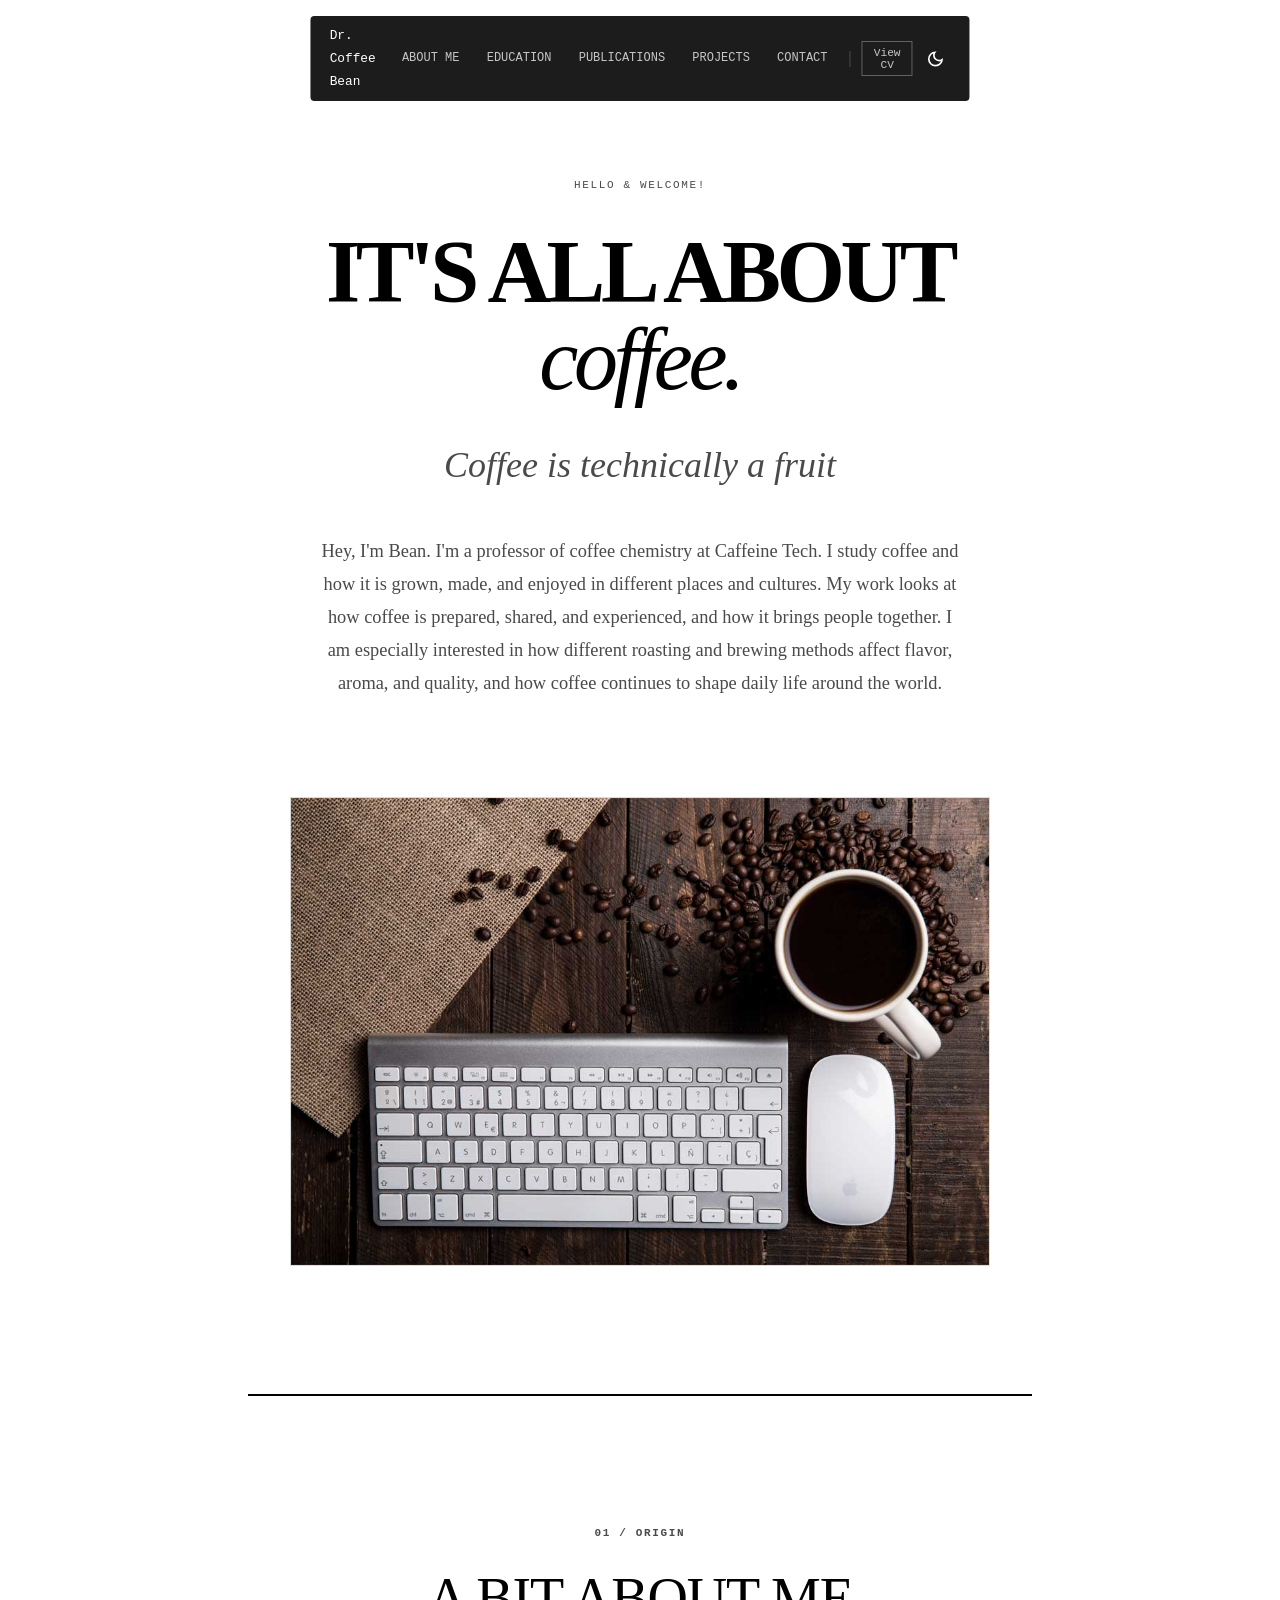
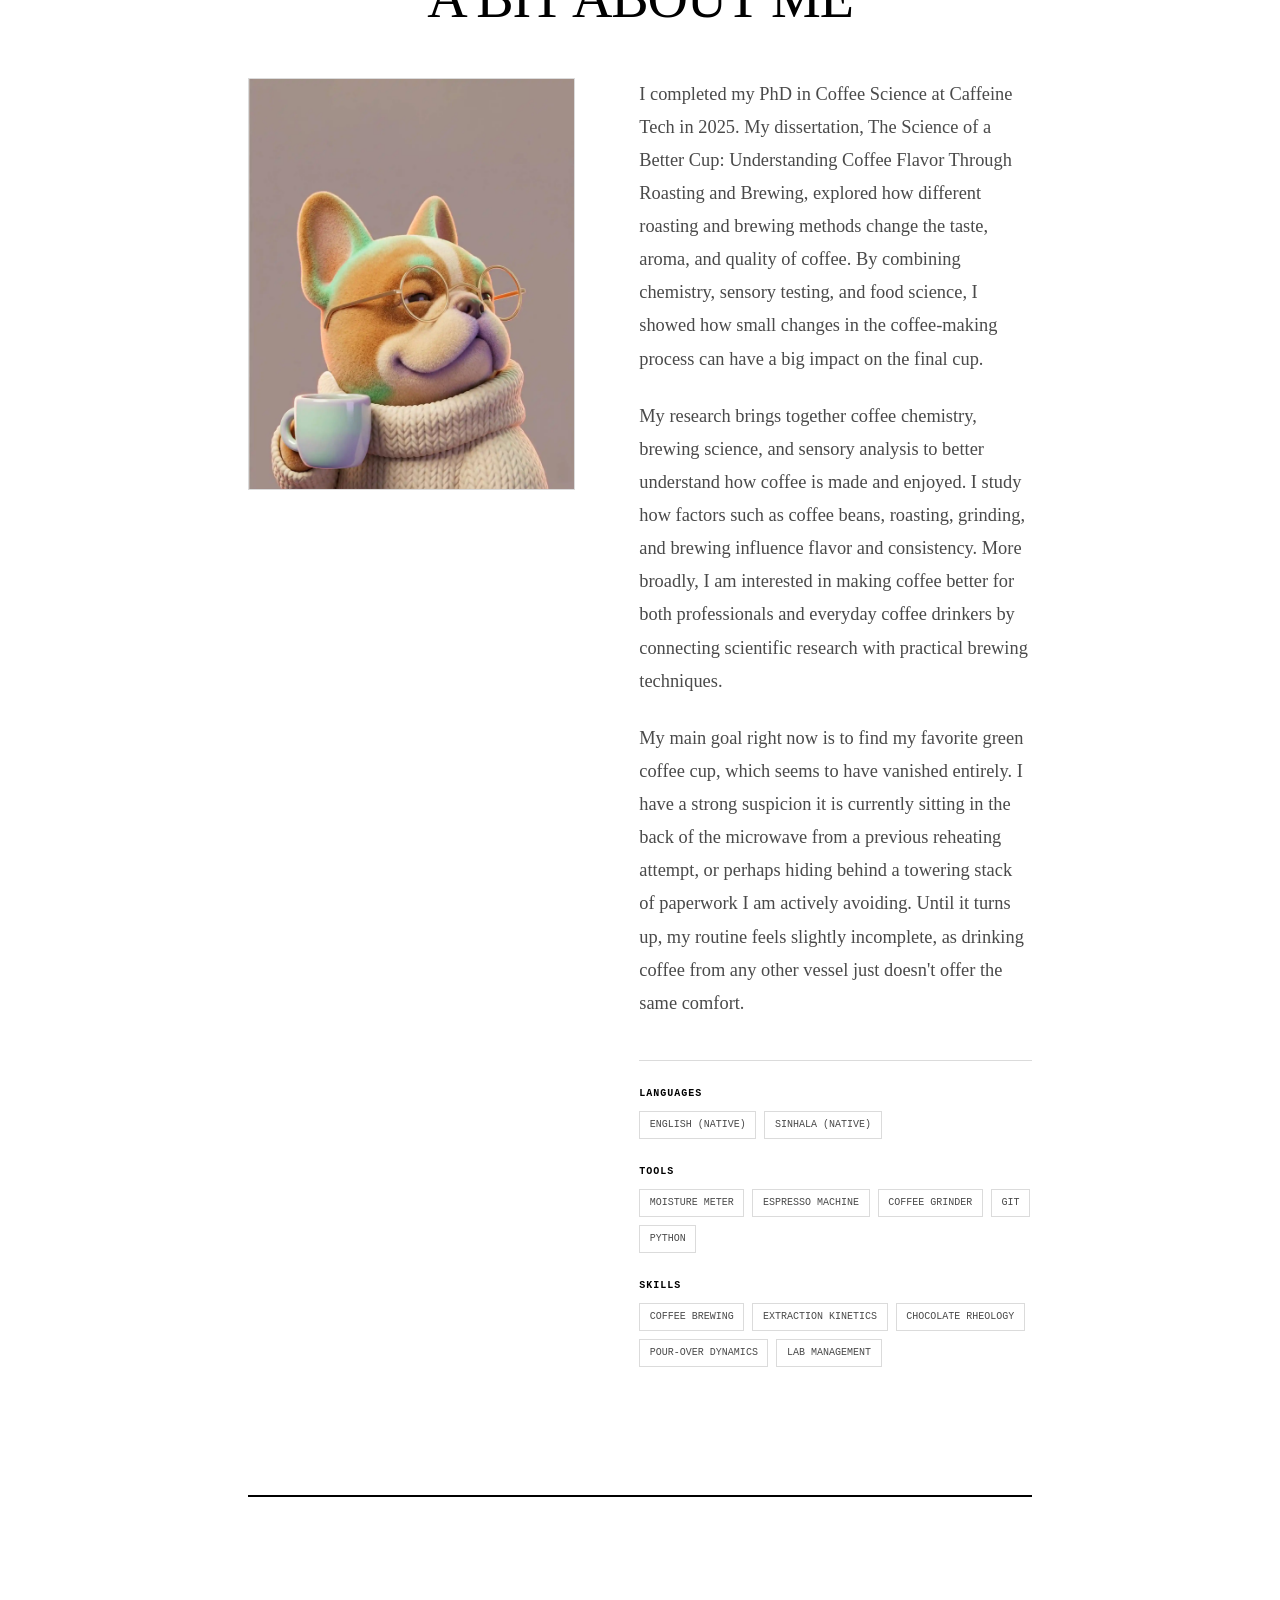
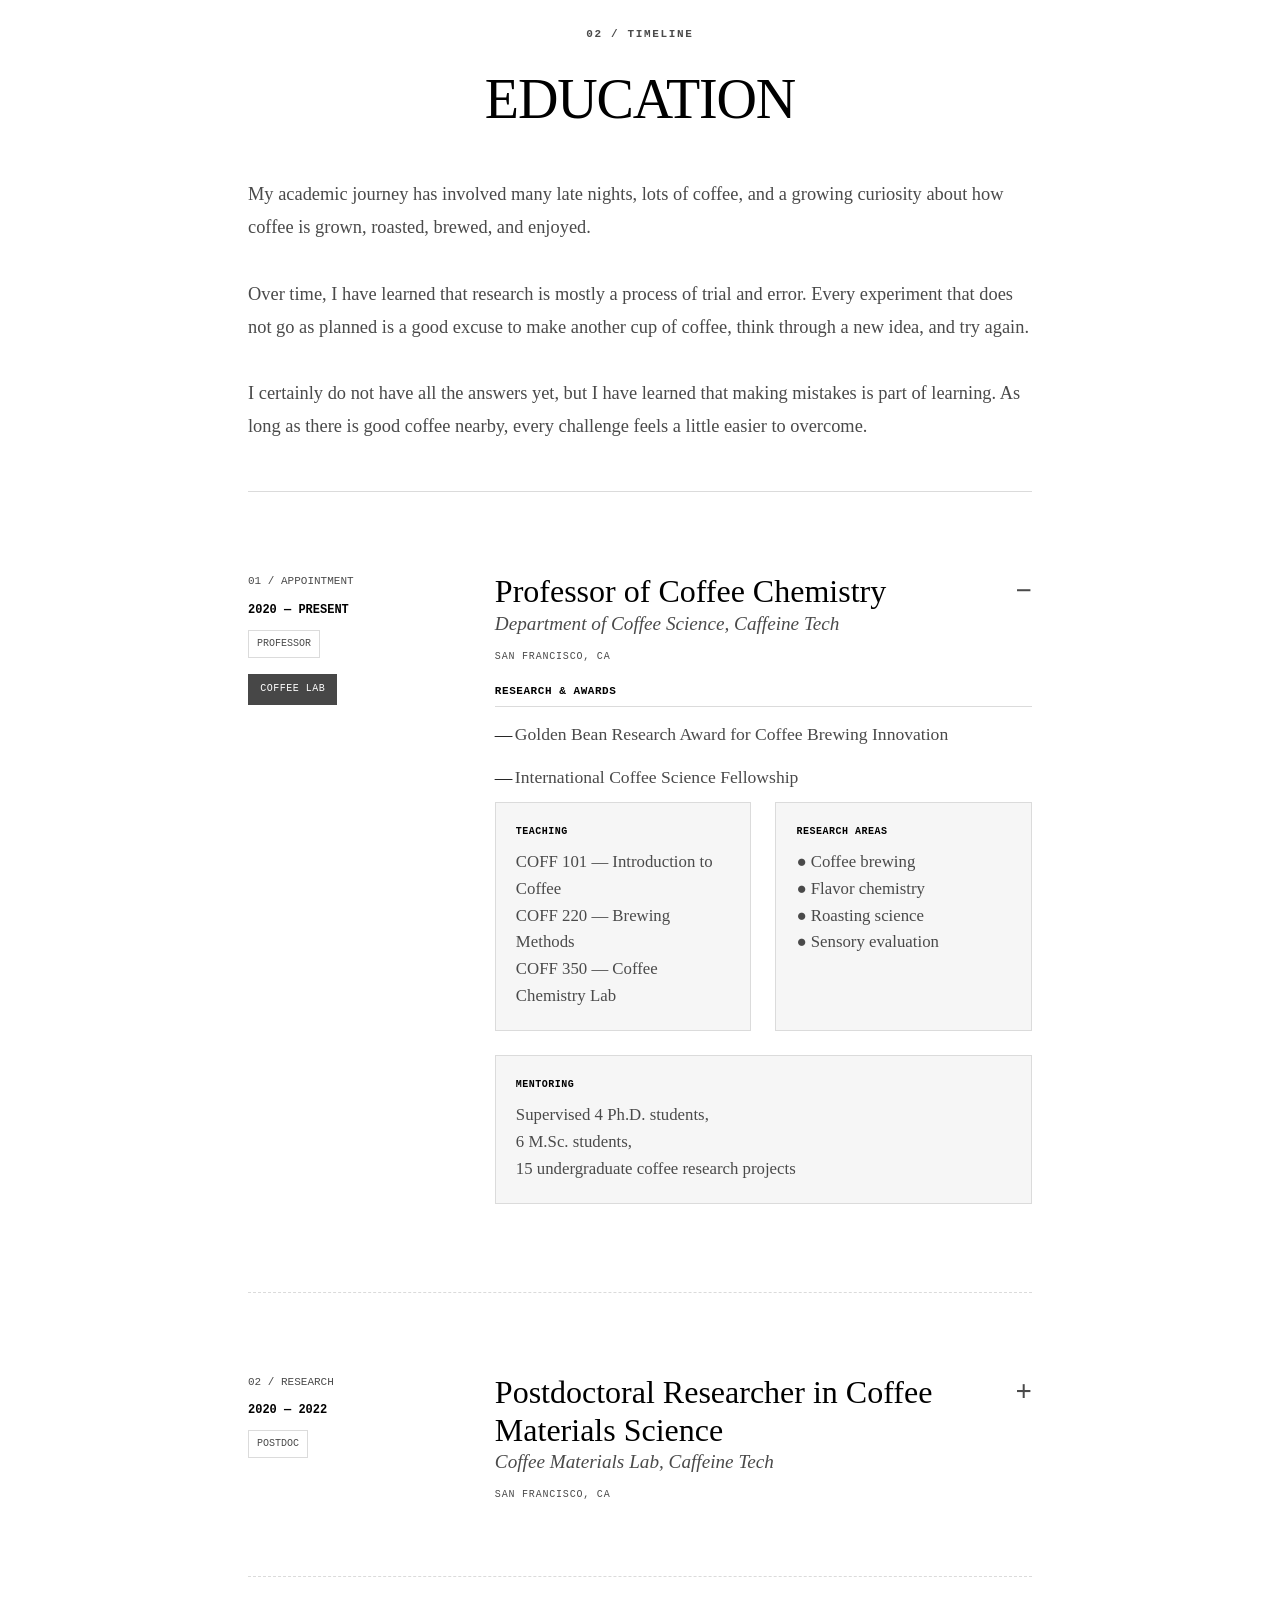
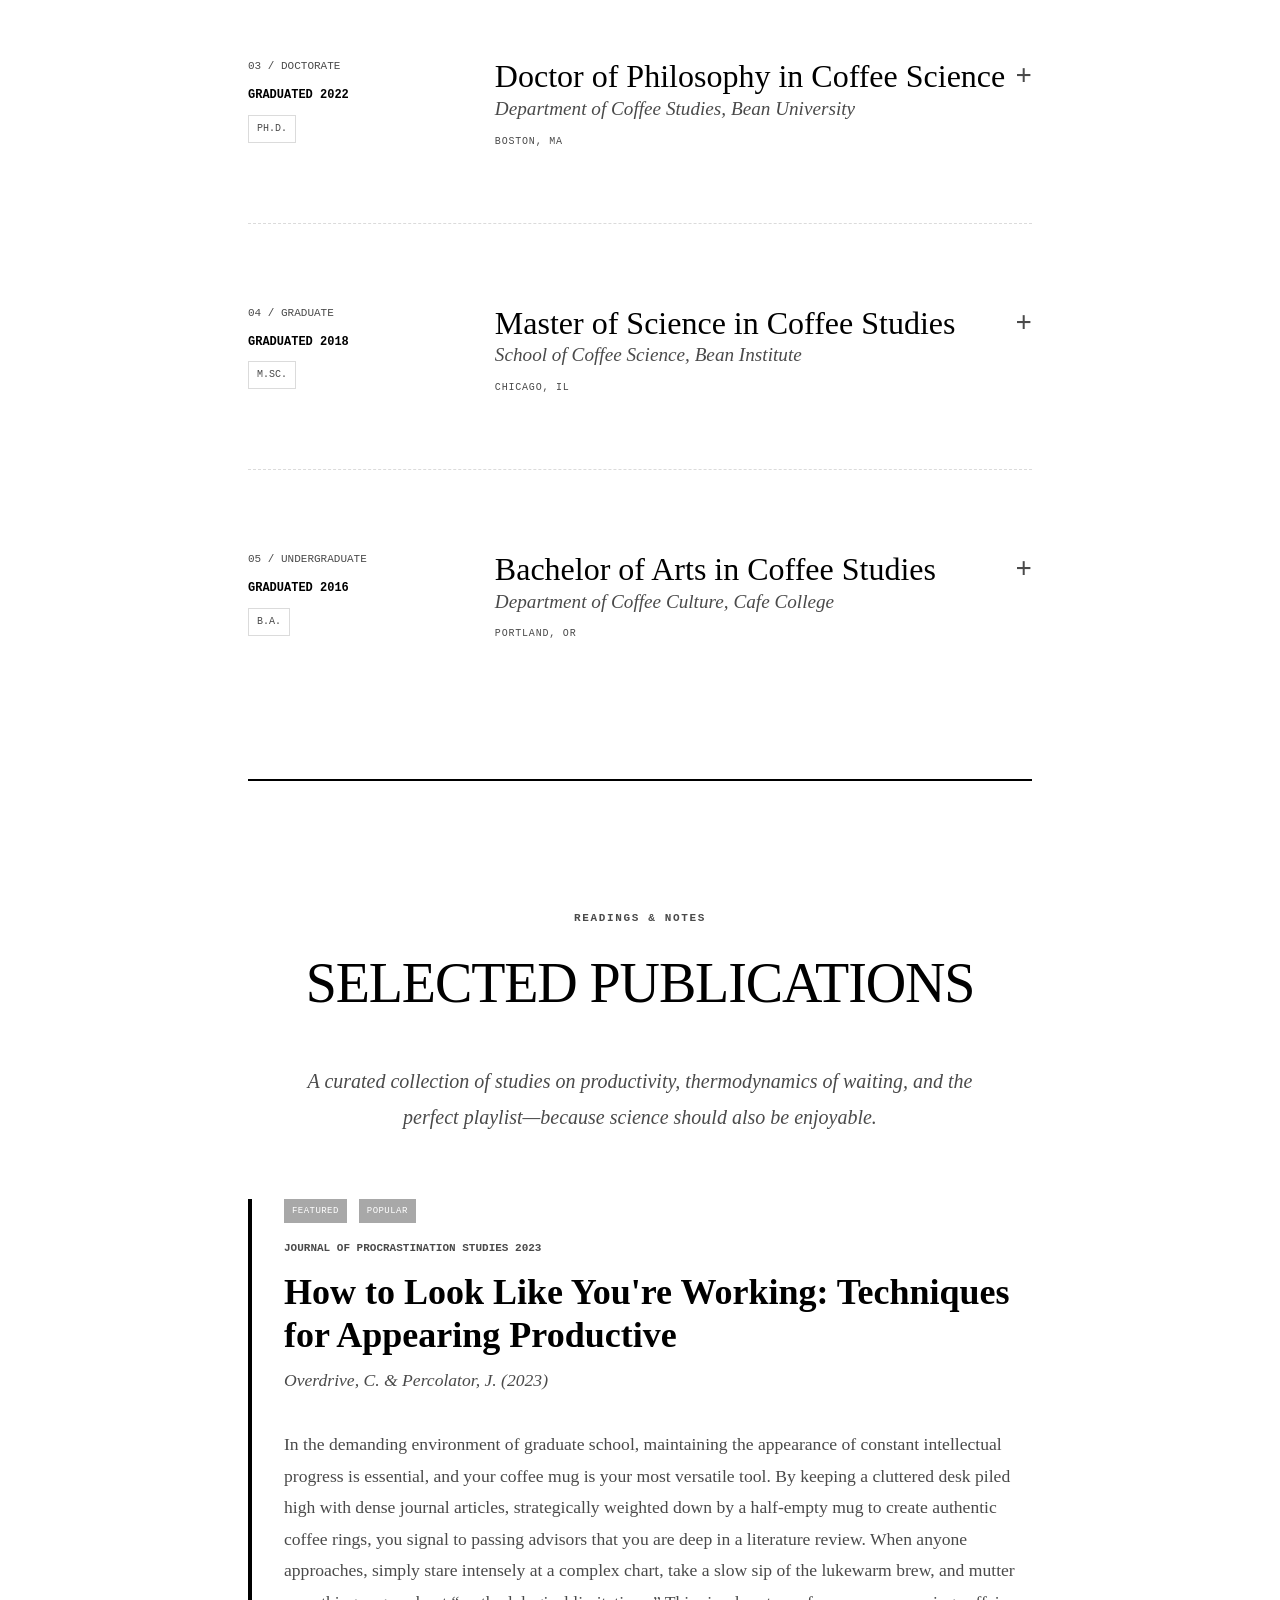
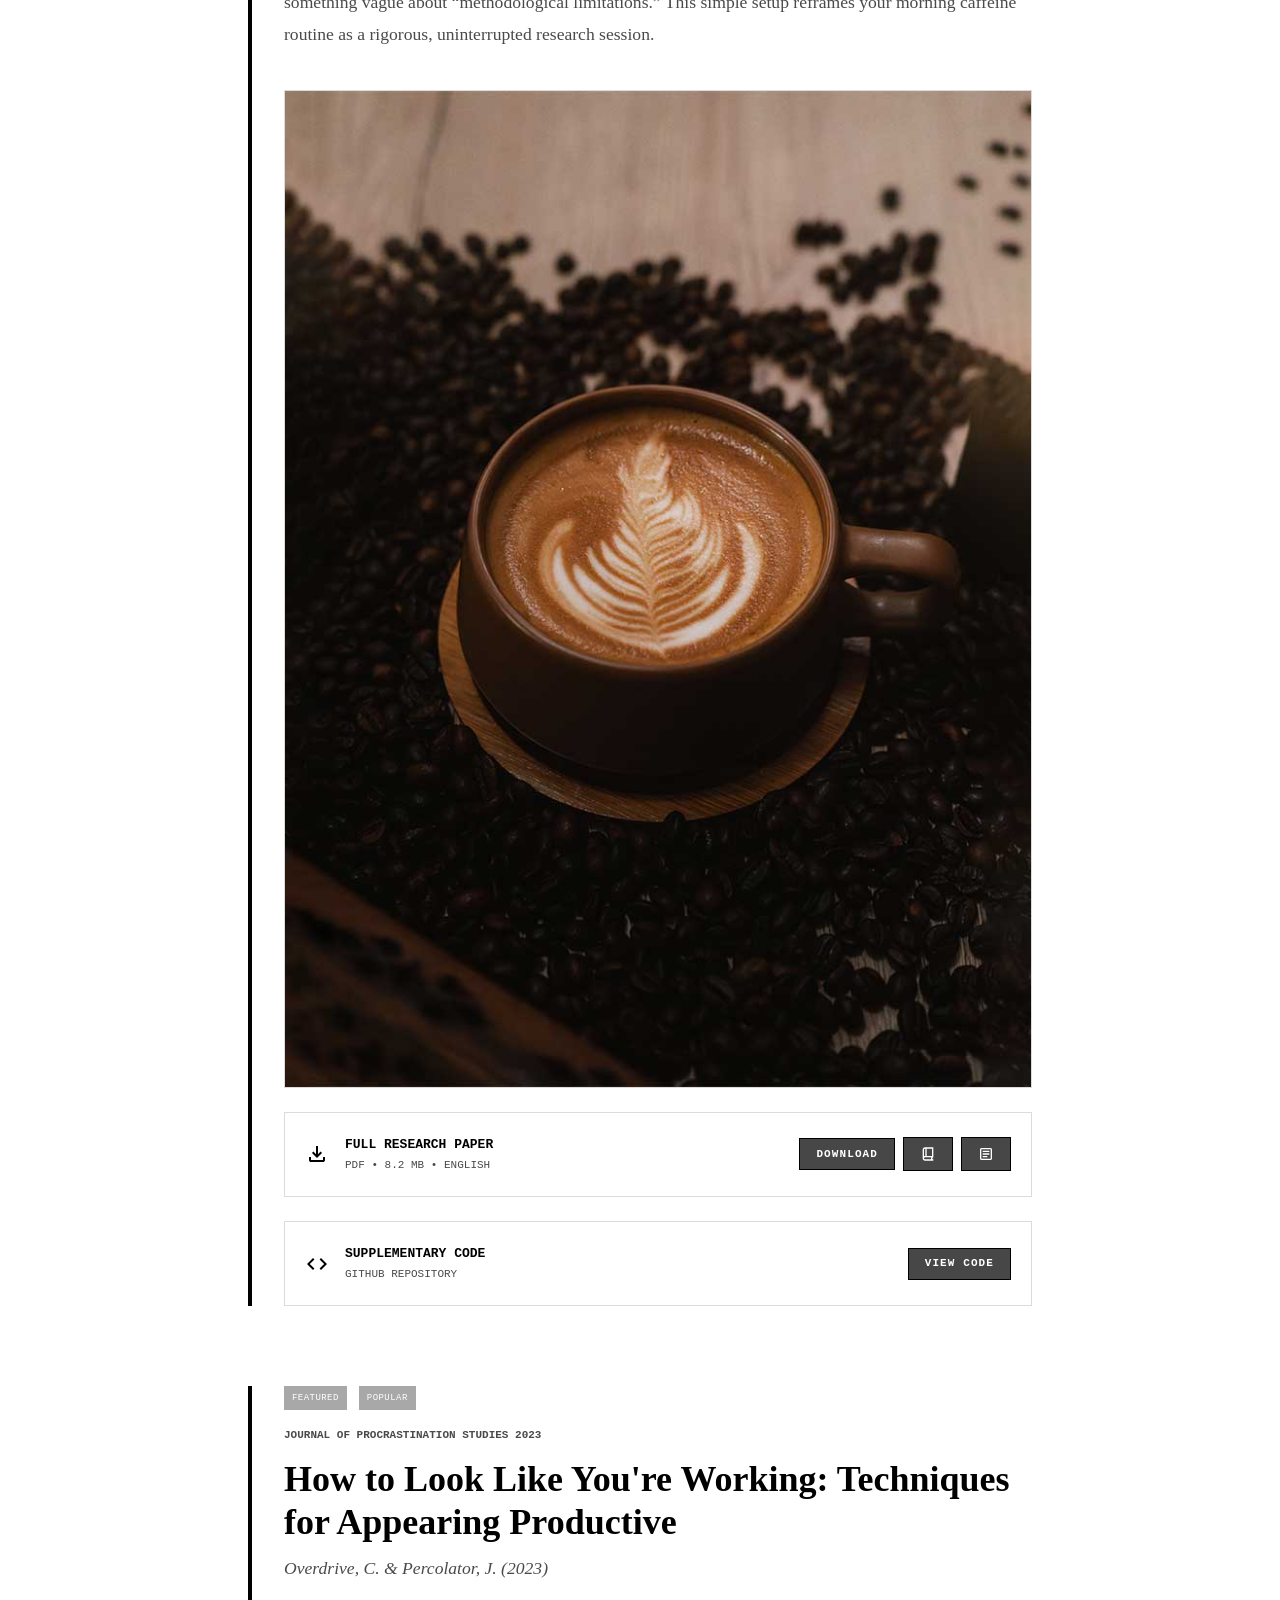
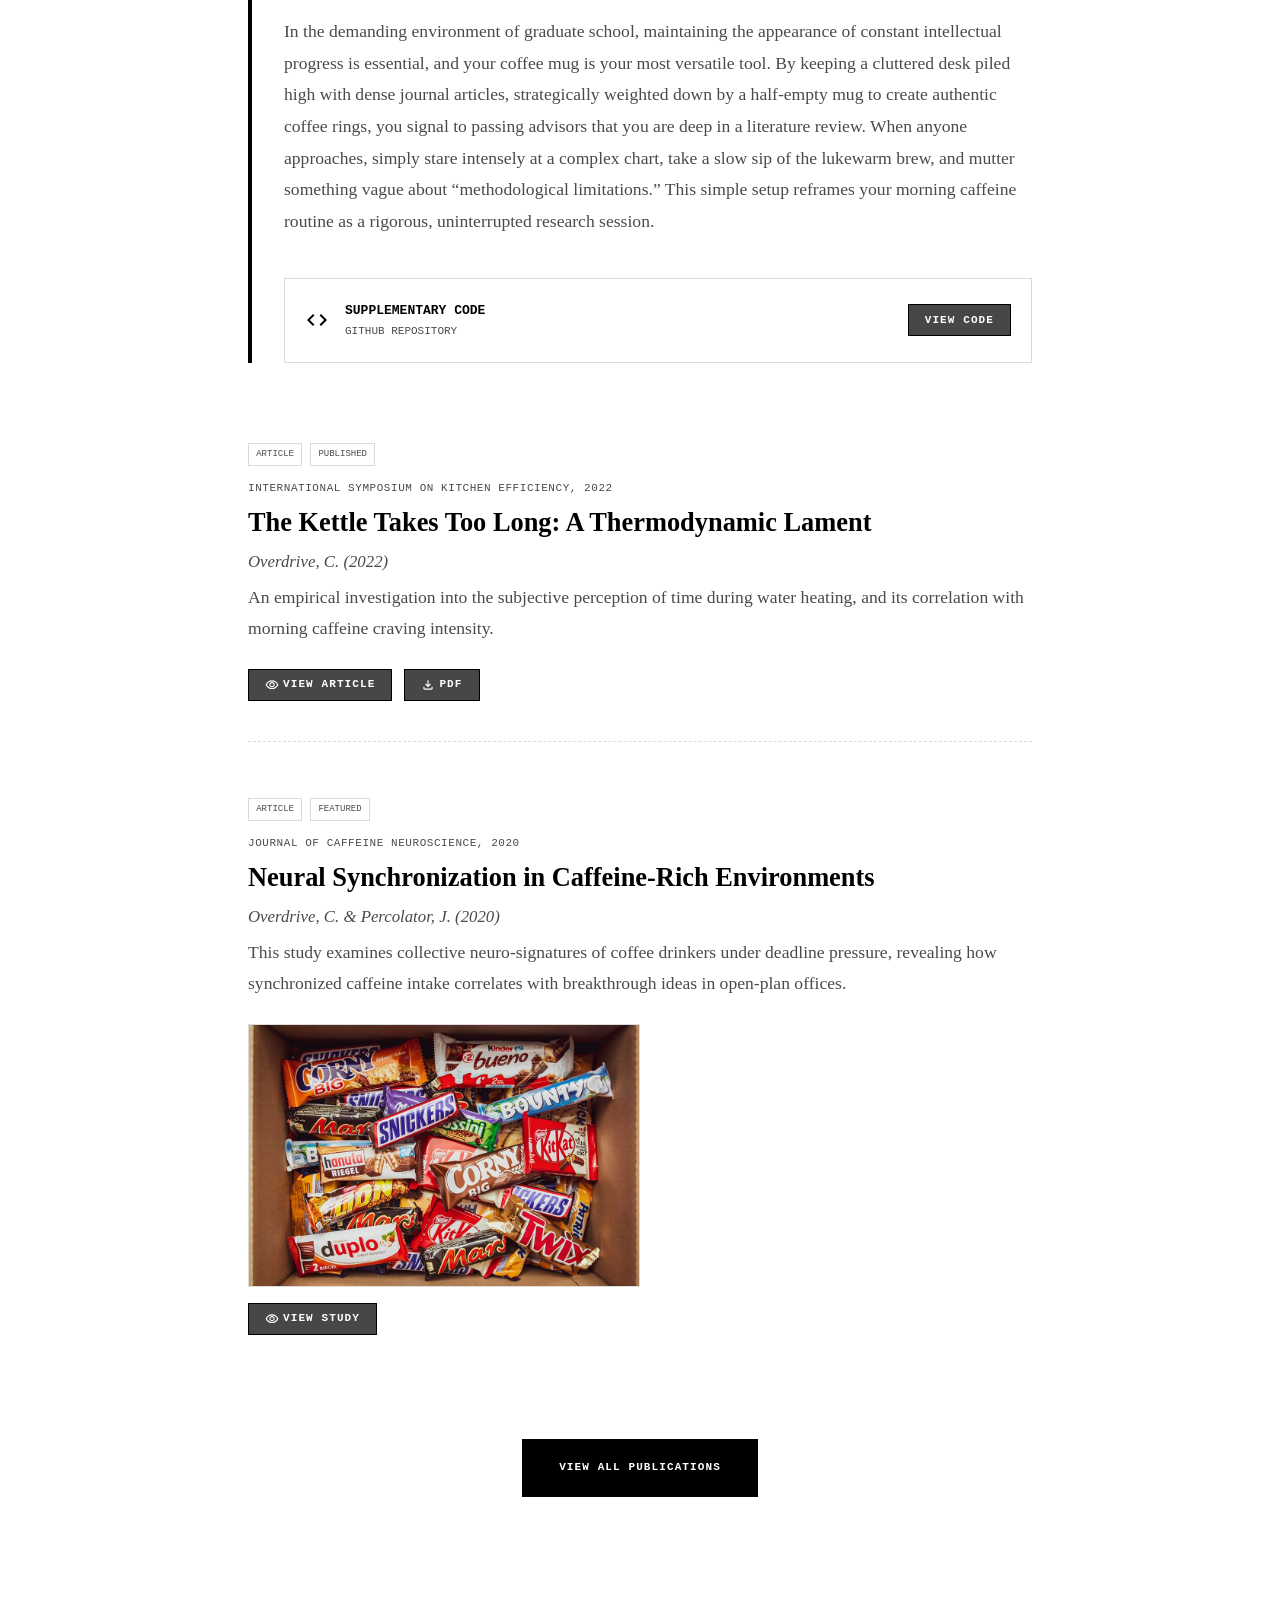
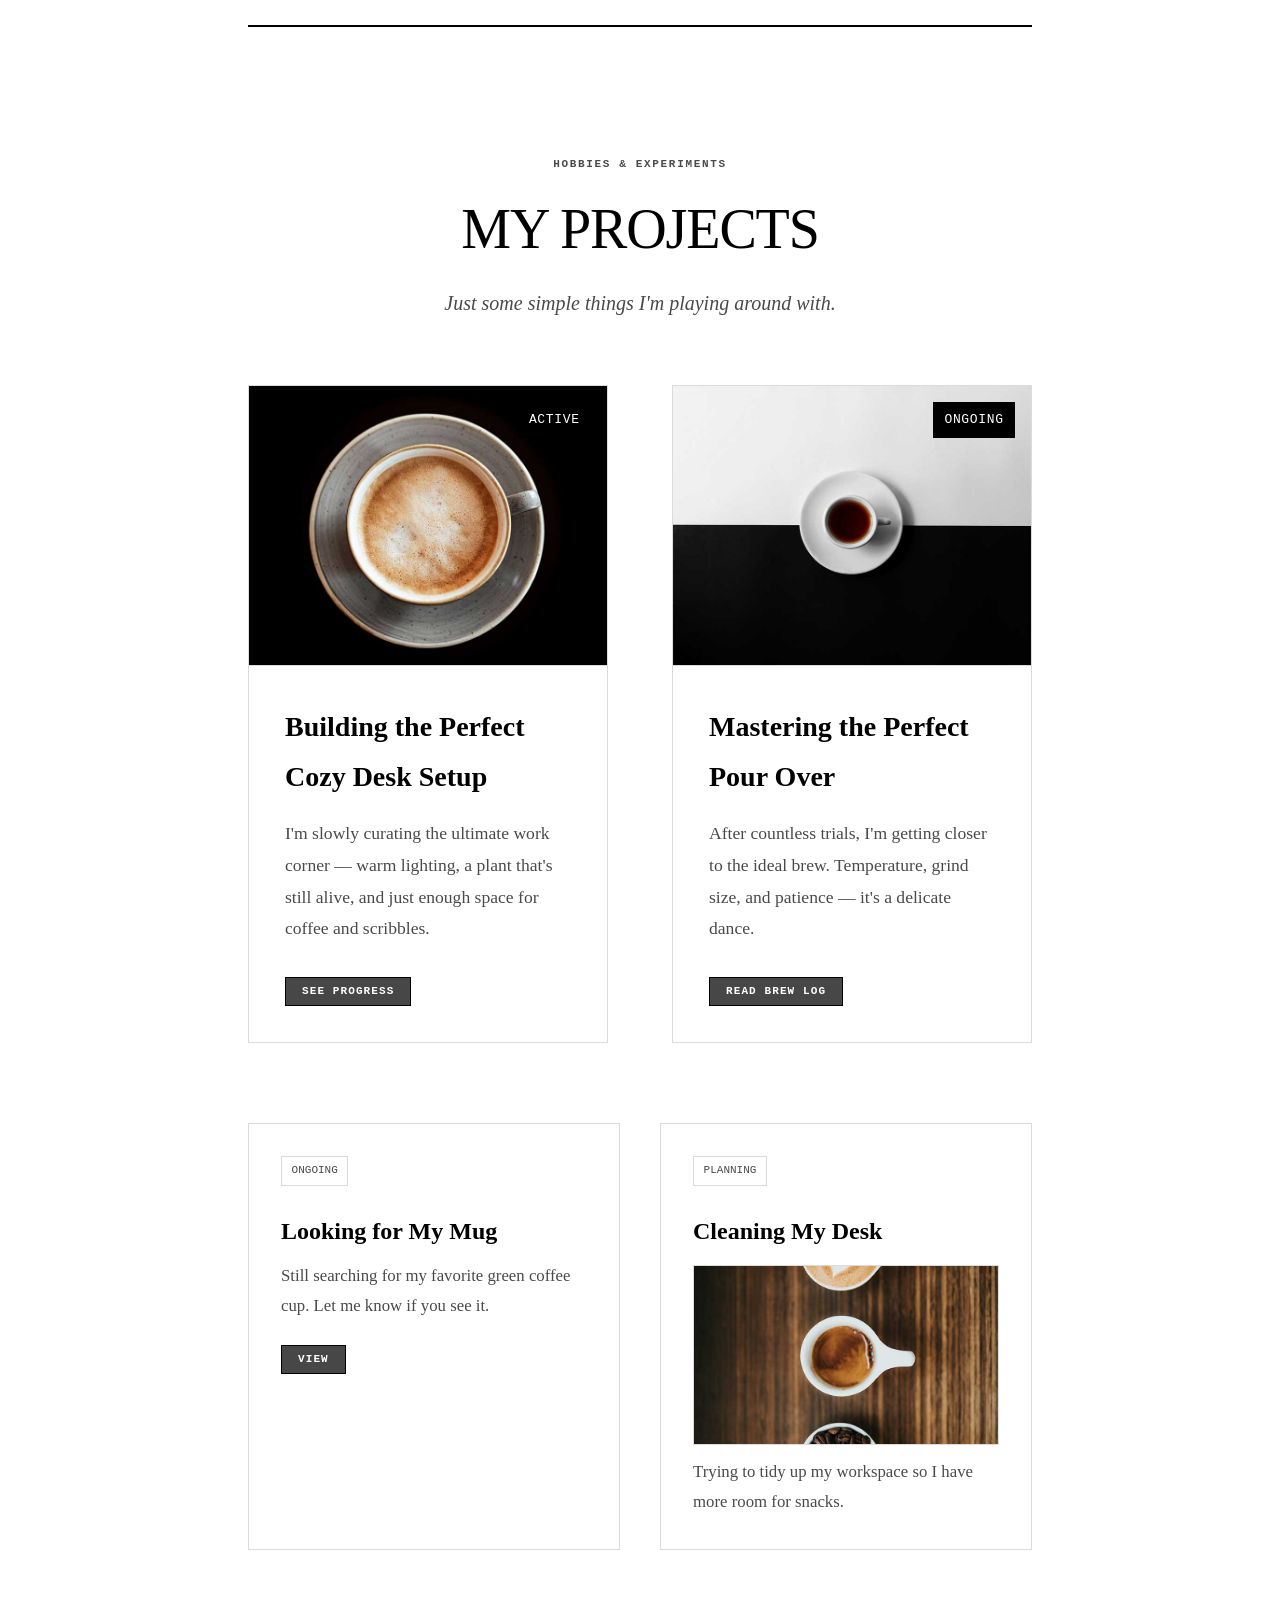
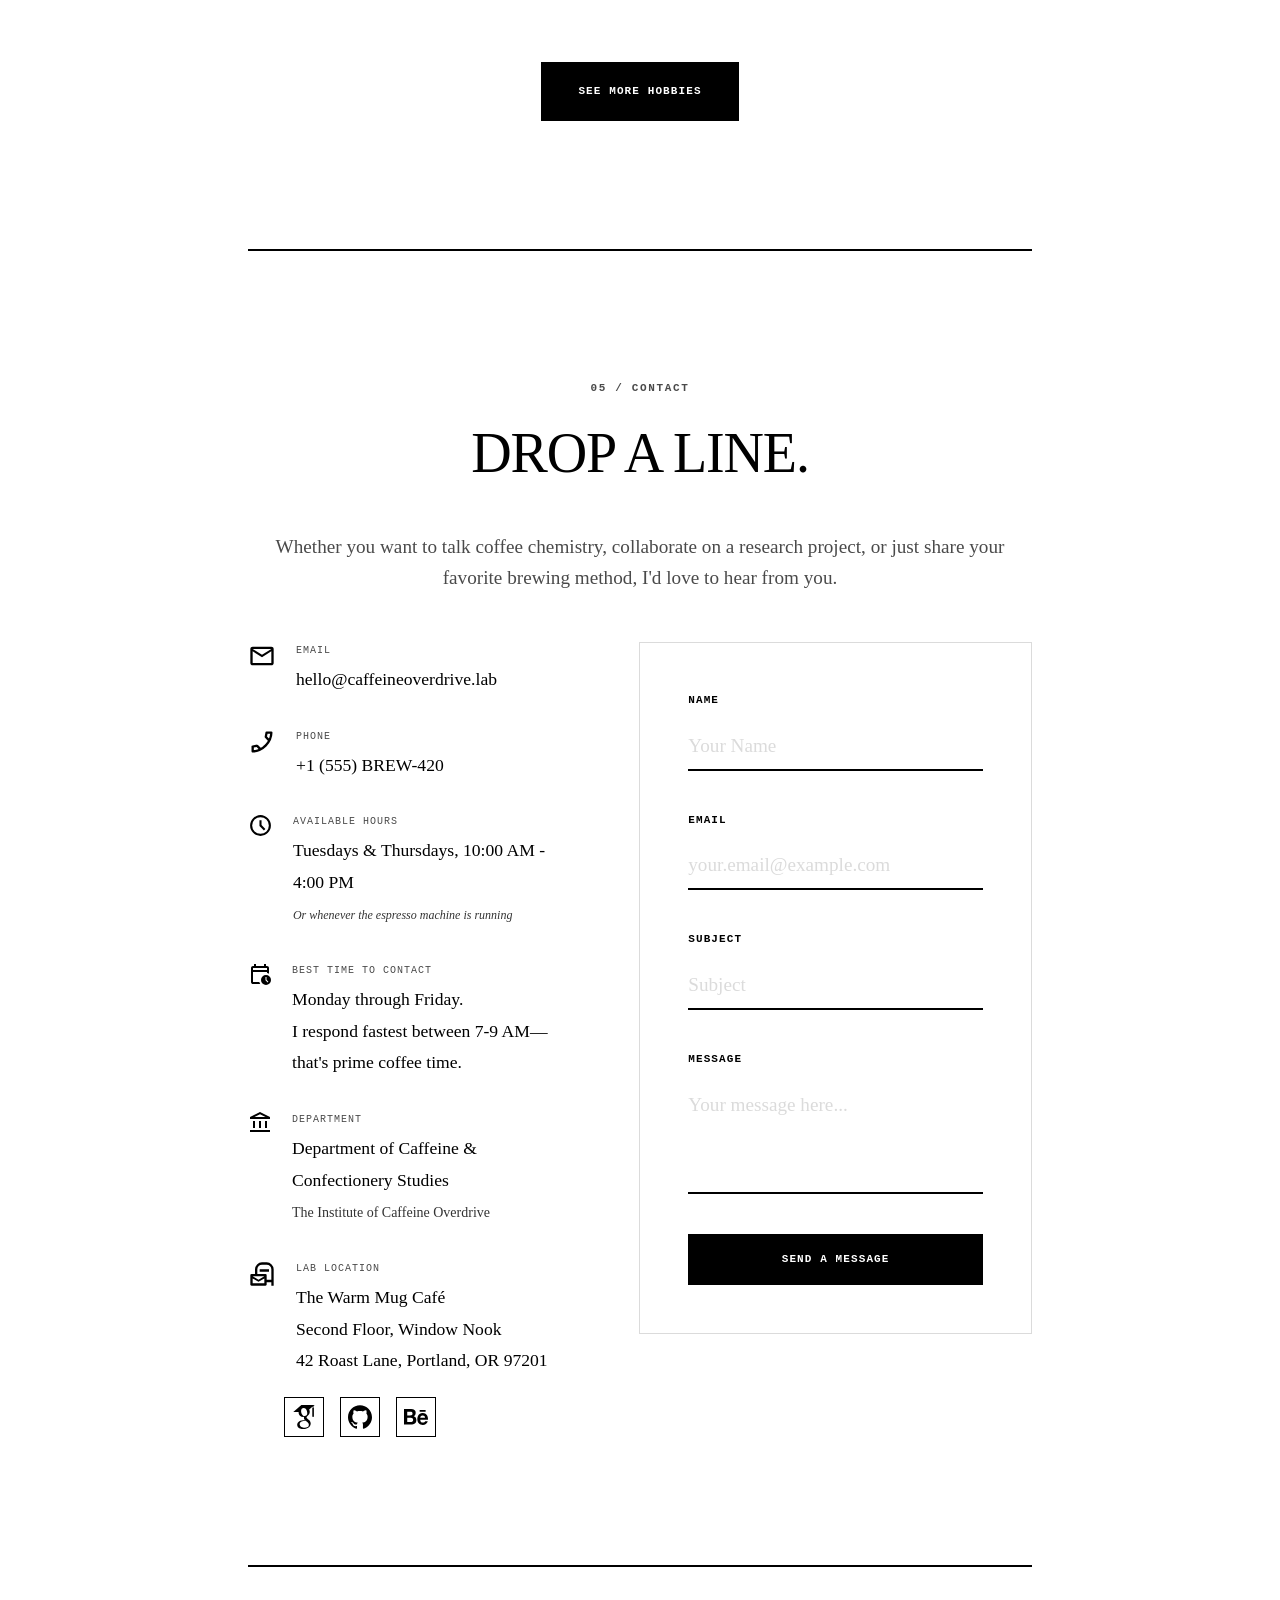
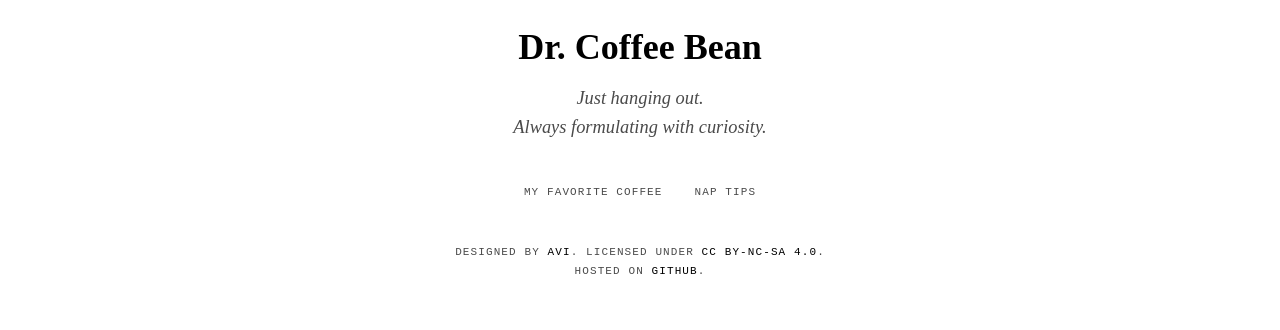
<file: index.html>
<!DOCTYPE html>
<html data-theme="light" lang="en">
<head>
<script>
(function(){
    var t = 'light';
    try { t = localStorage.getItem('theme') || 'light'; } catch(e) {}
    document.documentElement.setAttribute('data-theme', t);
})();
</script>
<meta charset="utf-8"/>
<meta content="width=device-width, initial-scale=1.0" name="viewport"/>
<meta name="description" content="Dr. Coffee Bean — a professor of coffee chemistry sharing thoughts on extraction kinetics, pour-over dynamics, and chocolate rheology.">
<title></title>
<link rel="icon" type="image/svg+xml" href="assets/images/logo.svg">
<link rel="icon" type="image/png" href="assets/images/logo.png">
<link rel="apple-touch-icon" href="assets/images/logo.png">
<meta name="apple-mobile-web-app-capable" content="yes">
<meta name="mobile-web-app-capable" content="yes">

<style>
:root{--color-primary:#000;--color-on-primary:#fff;--color-secondary:#000;--color-on-secondary:#fff;--color-background:#fff;--color-on-background:#000;--color-surface:#fff;--color-on-surface:#000;--color-surface-variant:#f6f6f6;--color-on-surface-variant:#4a4a4a;--color-outline:#000;--color-outline-variant:#dbdbdb;--color-outline-hover:#999;--font-label:'JetBrains Mono',monospace;--font-body:'EB Garamond',serif;--font-headline:'EB Garamond',serif;--font-display:'EB Garamond',serif;--transition-speed:.3s;--radius:0}
[data-theme="dark"]{--color-primary:#fff;--color-on-primary:#000;--color-secondary:#fff;--color-on-secondary:#000;--color-background:#0a0a0a;--color-on-background:#fff;--color-surface:#121212;--color-on-surface:#fff;--color-surface-variant:#1c1c1c;--color-on-surface-variant:#a3a3a3;--color-outline:#fff;--color-outline-variant:#333;--color-outline-hover:#666}
*,*::before,*::after{box-sizing:border-box;margin:0;padding:0}html{scroll-behavior:smooth;scroll-padding-top:5rem;overflow-y:scroll}body{background-color:var(--color-background);color:var(--color-on-background);font-family:var(--font-body);font-size:20px;line-height:1.8;transition:background-color var(--transition-speed),color var(--transition-speed);-webkit-font-smoothing:antialiased;display:flex;flex-direction:column;min-height:100vh}::selection{background-color:var(--color-primary);color:var(--color-on-primary)}img{max-width:100%;height:auto;display:block}a{color:var(--color-primary);text-decoration:none;transition:color .2s}a:hover{color:var(--color-on-surface-variant)}main{flex-grow:1;max-width:52rem;width:100%;margin:0 auto;padding:5rem 1.5rem 0;display:flex;flex-direction:column;align-items:center}.floating-nav{position:fixed;top:1rem;left:50%;transform:translateX(-50%);background:#1c1c1c;padding:.5rem 1.2rem;display:flex;align-items:center;gap:.75rem;z-index:100;border-radius:4px}.nav-links{display:flex;align-items:center;gap:.5rem}.nav-links a{color:rgba(255,255,255,.75);text-decoration:none;font-family:var(--font-label);font-size:.75rem;text-transform:uppercase;padding:.3rem .6rem;white-space:nowrap;transition:color .2s}.nav-links a:hover{color:#fff}.nav-links a.active{color:#000;background:#fff}.nav-logo{color:#fff;font-family:var(--font-label);font-size:.8rem;font-weight:500;margin-right:.25rem;text-decoration:none}.nav-divider{width:1px;height:16px;background:rgba(255,255,255,.2)}.nav-actions{display:flex;align-items:center;gap:.5rem}.cv-btn{background:0 0;border:1px solid rgba(255,255,255,.3);color:rgba(255,255,255,.75);padding:.3rem .7rem;font-family:var(--font-label);font-size:.7rem;cursor:pointer;transition:border-color .2s,color .2s}.cv-btn:hover{border-color:#fff;color:#fff}.theme-btn{background:0 0;border:none;cursor:pointer;color:rgba(255,255,255,.75);padding:.2rem .3rem;display:flex;align-items:center;font-size:1.1rem;transition:color .2s}.theme-btn:hover{color:#fff}.floating-nav .theme-btn img{filter:brightness(0) invert(1);transition:opacity .2s;width:20px;height:20px;max-width:none}.floating-nav .theme-btn:hover img{opacity:.7}[data-theme="dark"] .theme-icon-dark{display:none}[data-theme="light"] .theme-icon-light{display:none}.mobile-toggle{display:none;background:0 0;border:none;cursor:pointer;color:rgba(255,255,255,.75);padding:.3rem .5rem;font-size:1rem}.mobile-overlay{position:fixed;inset:0;background:var(--color-surface-variant);z-index:200;display:none;flex-direction:column;align-items:center;justify-content:center;gap:2rem}.mobile-overlay.open{display:flex}.mobile-close{position:absolute;top:1.5rem;right:1.5rem;background:0 0;border:none;cursor:pointer;color:rgba(0,0,0,.6);font-size:1.5rem;font-weight:700;width:40px;height:40px;display:flex;align-items:center;justify-content:center}.mobile-nav-links{display:flex;flex-direction:column;align-items:center;gap:1.5rem}.mobile-nav-links a{color:rgba(0,0,0,.6);text-decoration:none;font-family:var(--font-label);font-size:1rem;text-transform:uppercase;transition:color .2s}.mobile-nav-links a:hover,.mobile-nav-links a.active{color:#000}.mobile-actions{display:flex;gap:12px;margin-top:8px}.hero{width:100%;padding:6rem 0 2rem;display:flex;flex-direction:column;align-items:center}.hero__badge{font-family:var(--font-label);color:var(--color-on-surface-variant);text-transform:uppercase;letter-spacing:.15em;margin-bottom:2rem;display:flex;align-items:center;gap:.5rem;font-size:11px}.hero__title{font-family:var(--font-display);font-size:5.5rem;line-height:1;font-weight:700;letter-spacing:-.05em;color:var(--color-primary);margin:0 auto 2.5rem;text-transform:uppercase;text-align:center}.hero__title span{font-weight:300;text-transform:lowercase;font-style:italic}.hero__subtitle{font-family:var(--font-headline);font-size:2.25rem;line-height:1.2;font-weight:400;font-style:italic;color:var(--color-on-surface-variant);margin-bottom:3rem;max-width:42rem}.hero__description{max-width:40rem;margin-bottom:4rem;color:var(--color-on-surface-variant);text-align:center;font-size:1.15rem}.hero__actions{display:flex;gap:1rem;flex-wrap:wrap;justify-content:center;margin-bottom:2rem}.hero__image-wrapper{width:100%;max-width:700px;margin-top:2rem;border:1px solid var(--color-outline-variant)}.hero__image{width:100%;height:auto;display:block}[data-theme="dark"] .hero__image{filter:grayscale(100%)}.section{width:100%;padding:2rem 0;display:flex;flex-direction:column;align-items:center;text-align:center}.section__tag{font-family:var(--font-label);color:var(--color-on-surface-variant);letter-spacing:.15em;margin-bottom:1.5rem;text-transform:uppercase;font-size:11px}.section__title{font-family:var(--font-headline);font-size:3.5rem;line-height:1.1;font-weight:400;color:var(--color-primary);margin:0 auto 3rem;text-transform:uppercase;letter-spacing:-.02em}.btn{font-family:var(--font-label);font-size:11px;text-transform:uppercase;letter-spacing:.1em;padding:1.15rem 2.25rem;border:1px solid var(--color-primary);cursor:pointer;text-decoration:none;display:inline-flex;align-items:center;justify-content:center;gap:.5rem;transition:background-color .2s,color .2s}.btn--primary{background-color:var(--color-primary);color:var(--color-on-primary)}.btn--outline{background-color:transparent;color:var(--color-primary)}main#app:empty::after{content:"Loading";display:flex;align-items:center;justify-content:center;padding:6rem 2rem;font-family:system-ui,sans-serif;font-size:.85rem;color:#888;letter-spacing:.1em;text-transform:uppercase;animation:l 1.2s ease-in-out infinite}@keyframes l{0%,100%{opacity:.3}50%{opacity:1}}footer{min-height:200px;padding:3rem 0}@media(max-width:768px){.hero__title{font-size:3.5rem}.hero__subtitle{font-size:1.75rem}.section__title{font-size:2.5rem}}
.site-footer{width:100%;padding:3rem 0;min-height:360px;text-align:center;visibility:hidden}
.footer__container{max-width:52rem;margin:0 auto;padding:0 1.5rem;display:flex;flex-direction:column;align-items:center;gap:2.5rem}
.footer__brand{display:flex;flex-direction:column;align-items:center;gap:0.25rem}
.footer__logo{font-family:var(--font-headline);font-size:2.25rem;color:var(--color-primary);font-weight:700}
.footer__tagline{font-size:1.15rem;color:var(--color-on-surface-variant);font-style:italic;max-width:24rem;white-space:pre-line;line-height:1.6;margin:0}
.footer__nav{display:flex;flex-wrap:wrap;justify-content:center;gap:2rem;font-family:var(--font-label);font-size:11px;text-transform:uppercase;letter-spacing:0.1em}
.footer__nav a,.footer__nav span{color:var(--color-on-surface-variant);text-decoration:none;transition:color .3s}
.footer__nav a:hover{color:var(--color-primary)}
.footer__copy{font-family:var(--font-label);font-size:11px;color:var(--color-on-surface-variant);text-transform:uppercase;letter-spacing:0.1em}
</style>
<link rel="preconnect" href="https://fonts.googleapis.com">
<link rel="preconnect" href="https://fonts.gstatic.com" crossorigin>
<link rel="preload" href="data/site.json" as="fetch" crossorigin>
<link rel="preload" href="data/hero.json" as="fetch" crossorigin fetchpriority="high">
<link rel="preload" href="data/about.json" as="fetch" crossorigin>
<link rel="preload" href="assets/images/hero/hero.jpg" as="image" fetchpriority="high">
<!-- Deferred stylesheets (like reference) -->
<link rel="preload" href="https://fonts.googleapis.com/css2?family=EB+Garamond:ital,wght@0,400..800;1,400..800&amp;family=Hanken+Grotesk:ital,wght@0,100..900;1,100..900&amp;family=JetBrains+Mono:ital,wght@0,100..800;1,100..800&amp;display=swap" as="style" onload="this.onload=null;this.rel='stylesheet'" media="print">
<link rel="stylesheet" href="css/base/variables.css?v=4" media="print" onload="this.media='all'">
<link rel="stylesheet" href="css/base/reset.css?v=4" media="print" onload="this.media='all'">
<link rel="stylesheet" href="css/layout/grid.css" media="print" onload="this.media='all'">
<link rel="stylesheet" href="css/components/mobile-menu.css" media="print" onload="this.media='all'">
<link rel="stylesheet" href="css/components/sections.css?v=7" media="print" onload="this.media='all'">
<link rel="stylesheet" href="css/components/blog.css?v=5" media="print" onload="this.media='all'">
<noscript><link rel="stylesheet" href="css/base/variables.css?v=4"/><link rel="stylesheet" href="css/base/reset.css?v=4"/><link rel="stylesheet" href="css/layout/grid.css"/><link rel="stylesheet" href="css/components/mobile-menu.css"/><link rel="stylesheet" href="css/components/sections.css?v=5"/><link rel="stylesheet" href="css/components/blog.css?v=4"/><link href="https://fonts.googleapis.com/css2?family=EB+Garamond:ital,wght@0,400..800;1,400..800&amp;family=Hanken+Grotesk:ital,wght@0,100..900;1,100..900&amp;family=JetBrains+Mono:ital,wght@0,100..800;1,100..800&amp;display=swap" rel="stylesheet"/></noscript>
</head>
<body>

<!-- Floating Navigation -->
<nav class="floating-nav">
    <a href="#" class="nav-logo"></a>
    <div class="nav-links"></div>
    <div class="nav-divider"></div>
    <div class="nav-actions">
        <button class="cv-btn"></button>
        <button class="theme-btn" data-toggle-theme aria-label="Toggle theme">
            <img class="theme-icon-dark" src="assets/icons/system icons/dark_mode.svg" alt="Dark mode" width="20" height="20">
            <img class="theme-icon-light" src="assets/icons/system icons/light_mode.svg" alt="Light mode" width="20" height="20">
        </button>
    </div>
    <button class="mobile-toggle" aria-label="Menu">☰</button>
</nav>

<!-- Mobile Overlay -->
<div class="mobile-overlay">
    <button class="mobile-close">✕</button>
    <div class="mobile-nav-links"></div>
    <div class="mobile-actions">
        <button class="cv-btn"></button>
        <button class="theme-btn" data-toggle-theme aria-label="Toggle theme">
            <img class="theme-icon-dark" src="assets/icons/system icons/dark_mode.svg" alt="Dark mode" width="20" height="20">
            <img class="theme-icon-light" src="assets/icons/system icons/light_mode.svg" alt="Light mode" width="20" height="20">
        </button>
    </div>
</div>

<!-- Main Content Area -->
<main id="app"></main>

<!-- Footer -->
<footer class="site-footer">
    <div class="footer__container">
        <div class="footer__brand">
            <div class="footer__logo"></div>
            <p class="footer__tagline"></p>
        </div>
        
        <nav class="footer__nav"></nav>

        <div class="footer__copy">
            <p>Designed by <a href="https://www.academicvisualsinitiative.org" target="_blank">AVI</a>. Licensed under <a href="https://creativecommons.org/licenses/by-nc-sa/4.0/" target="_blank">CC BY-NC-SA 4.0</a>.</p>
            <p>Hosted on <a href="https://github.com" target="_blank">GitHub</a>.</p>
        </div>
    </div>
</footer>

<script>(function(){fetch('data/site.json').then(function(r){return r.json()}).then(function(d){var id=d.google_analytics;if(id){window.dataLayer=window.dataLayer||[];window.gtag=function(){dataLayer.push(arguments)};gtag('js',new Date());gtag('config',id);var s=document.createElement('script');s.src='https://www.googletagmanager.com/gtag/js?id='+id;s.async=true;document.head.appendChild(s)}})})();</script>
<script defer src="js/utils/helpers.js"></script>
<script defer src="js/utils/blog-renderer.js"></script>
<script defer src="js/components/renderers.js"></script>
<script defer src="js/api.js"></script>
<script defer src="js/main.js"></script>
</body>
</html>
</file>
<file: css/base/variables.css>
:root {
    --color-primary: #000000;
    --color-on-primary: #ffffff;
    --color-secondary: #000000;
    --color-on-secondary: #ffffff;
    --color-background: #ffffff;
    --color-on-background: #000000;
    --color-surface: #ffffff;
    --color-on-surface: #000000;
    --color-surface-variant: #f6f6f6;
    --color-on-surface-variant: #4a4a4a;
    --color-outline: #000000;
    --color-outline-variant: #dbdbdb;
    --color-outline-hover: #999999;

    --font-label: 'JetBrains Mono', monospace;
    --font-body: 'EB Garamond', serif;
    --font-headline: 'EB Garamond', serif;
    --font-display: 'EB Garamond', serif;

    --transition-speed: 0.3s;
    --radius: 0;
}

html{overflow-y:scroll}
html::-webkit-scrollbar{width:12px}
html::-webkit-scrollbar-track{background:transparent}
html::-webkit-scrollbar-thumb{background:var(--color-on-surface-variant);border:2px solid var(--color-background);border-radius:6px;min-height:48px}

[data-theme="dark"] {
    --color-primary: #ffffff;
    --color-on-primary: #000000;
    --color-secondary: #ffffff;
    --color-on-secondary: #000000;
    --color-background: #0a0a0a;
    --color-on-background: #ffffff;
    --color-surface: #121212;
    --color-on-surface: #ffffff;
    --color-surface-variant: #1c1c1c;
    --color-on-surface-variant: #a3a3a3;
    --color-outline: #ffffff;
    --color-outline-variant: #333333;
    --color-outline-hover: #666666;
}
html[data-theme="dark"]::-webkit-scrollbar-track{background:#2a2a2a!important}
html[data-theme="dark"]::-webkit-scrollbar-thumb{background:#999999!important;border:2px solid #2a2a2a!important;border-radius:8px!important;min-height:50px!important}
</file>
<file: css/layout/grid.css>
main {
    flex-grow: 1;
    max-width: 52rem;
    width: 100%;
    margin: 0 auto;
    padding: 5rem 1.5rem 0;
    display: flex;
    flex-direction: column;
    align-items: center;
}

.container {
    max-width: 52rem;
    margin: 0 auto;
    padding: 0 1.5rem;
}
</file>
<file: css/components/mobile-menu.css>
/* Floating Nav */
.floating-nav {
    position: fixed;
    top: 1rem;
    left: 50%;
    transform: translateX(-50%);
    background: #1c1c1c;
    padding: 0.5rem 1.2rem;
    display: flex;
    align-items: center;
    gap: 0.75rem;
    z-index: 100;
    border-radius: 4px;
}

.nav-links {
    display: flex;
    align-items: center;
    gap: 0.5rem;
}

.nav-links a {
    color: rgba(255, 255, 255, 0.75);
    text-decoration: none;
    font-family: var(--font-label);
    font-size: 0.75rem;
    text-transform: uppercase;
    padding: 0.3rem 0.6rem;
    white-space: nowrap;
    transition: color 0.2s;
}

.nav-links a:hover {
    color: #fff;
}

.nav-links a.active {
    color: #000;
    background: #fff;
}

.mobile-nav-links a.active {
    color: #000;
    background: #fff;
}

.nav-logo {
    color: #fff;
    font-family: var(--font-label);
    font-size: 0.8rem;
    font-weight: 500;
    margin-right: 0.25rem;
    text-decoration: none;
}

.nav-divider {
    width: 1px;
    height: 16px;
    background: rgba(255, 255, 255, 0.2);
}

.nav-actions {
    display: flex;
    align-items: center;
    gap: 0.5rem;
}

.cv-btn {
    background: none;
    border: 1px solid rgba(255, 255, 255, 0.3);
    color: rgba(255, 255, 255, 0.75);
    padding: 0.3rem 0.7rem;
    font-family: var(--font-label);
    font-size: 0.7rem;
    cursor: pointer;
    transition: border-color 0.2s, color 0.2s;
}

.cv-btn:hover {
    border-color: #fff;
    color: #fff;
}

.theme-btn {
    background: none;
    border: none;
    cursor: pointer;
    color: rgba(255, 255, 255, 0.75);
    padding: 0.2rem 0.3rem;
    display: flex;
    align-items: center;
    font-size: 1.1rem;
    transition: color 0.2s;
}

.theme-btn:hover {
    color: #fff;
}

.floating-nav .theme-btn img {
    filter: brightness(0) invert(1);
    transition: opacity 0.2s;
    width: 20px;
    height: 20px;
    max-width: none;
}

.floating-nav .theme-btn:hover img {
    opacity: 0.7;
}

.mobile-actions .theme-btn img {
    filter: brightness(0);
    width: 20px;
    height: 20px;
    max-width: none;
}

[data-theme="dark"] .mobile-actions .theme-btn img {
    filter: brightness(0) invert(1);
}

.mobile-toggle {
    display: none;
    background: none;
    border: none;
    cursor: pointer;
    color: rgba(255, 255, 255, 0.75);
    padding: 0.3rem 0.5rem;
    font-size: 1rem;
}

[data-theme="dark"] .theme-icon-dark { display: none; }
[data-theme="light"] .theme-icon-light { display: none; }

/* Mobile Overlay */
.mobile-overlay {
    position: fixed;
    inset: 0;
    background: var(--color-surface-variant);
    z-index: 200;
    display: none;
    flex-direction: column;
    align-items: center;
    justify-content: center;
    gap: 2rem;
}

.mobile-overlay.open {
    display: flex;
}

.mobile-close {
    position: absolute;
    top: 1.5rem;
    right: 1.5rem;
    background: none;
    border: none;
    cursor: pointer;
    color: rgba(0, 0, 0, 0.6);
    font-size: 1.5rem;
    font-weight: 700;
    width: 40px;
    height: 40px;
    display: flex;
    align-items: center;
    justify-content: center;
}

.mobile-nav-links {
    display: flex;
    flex-direction: column;
    align-items: center;
    gap: 1.5rem;
}

.mobile-nav-links a {
    color: rgba(0, 0, 0, 0.6);
    text-decoration: none;
    font-family: var(--font-label);
    font-size: 1rem;
    text-transform: uppercase;
    transition: color 0.2s;
    padding: 0.2rem 0.6rem;
}

.mobile-nav-links a.active {
    color: #fff;
    background: #000;
}

.mobile-nav-links a:hover {
    color: #000;
}

[data-theme="dark"] .mobile-nav-links a.active {
    color: #000;
    background: #fff;
}

.mobile-actions {
    display: flex;
    align-items: center;
    gap: 1rem;
    margin-top: 0.5rem;
}

.mobile-actions .cv-btn {
    border-color: rgba(0, 0, 0, 0.25);
    color: rgba(0, 0, 0, 0.6);
}

.mobile-actions .cv-btn:hover {
    border-color: #000;
    color: #000;
}

.mobile-actions .theme-btn {
    color: rgba(0, 0, 0, 0.6);
}

.mobile-actions .theme-btn:hover {
    color: #000;
}

/* Dark mode overrides for mobile overlay */
[data-theme="dark"] .mobile-close {
    color: rgba(255, 255, 255, 0.75);
}

[data-theme="dark"] .mobile-nav-links a {
    color: rgba(255, 255, 255, 0.75);
}

[data-theme="dark"] .mobile-nav-links a:hover {
    color: #fff;
}

[data-theme="dark"] .mobile-actions .cv-btn {
    border-color: rgba(255, 255, 255, 0.3);
    color: rgba(255, 255, 255, 0.75);
}

[data-theme="dark"] .mobile-actions .cv-btn:hover {
    border-color: #fff;
    color: #fff;
}

[data-theme="dark"] .mobile-actions .theme-btn {
    color: rgba(255, 255, 255, 0.75);
}

[data-theme="dark"] .mobile-actions .theme-btn:hover {
    color: #fff;
}

[data-theme="dark"] .floating-nav {
    background: #333;
}

[data-theme="dark"] .mobile-overlay {
    background: #1a1a1a;
}

/* Responsive */
@media (max-width: 768px) {
    .floating-nav {
        width: calc(100% - 2rem);
        justify-content: space-between;
    }
    .nav-links {
        overflow-x: auto;
        white-space: nowrap;
        display: none;
    }
    .mobile-toggle {
        display: flex;
    }
    .nav-divider {
        display: none;
    }
    .nav-actions {
        display: none;
    }
}
</file>
<file: css/components/sections.css>
/* --- CUSTOM ICONS (SVG) --- */
.custom-icon {
    display: inline;
    vertical-align: middle;
}

/* Light-background areas: dark icon in light mode, white in dark mode */
.hero__badge .custom-icon,
.pub-link-item__left .custom-icon,
.project-box__top .custom-icon,
.contact__info-box .custom-icon {
    filter: brightness(0);
}

[data-theme="dark"] .hero__badge .custom-icon,
[data-theme="dark"] .pub-link-item__left .custom-icon,
[data-theme="dark"] .project-box__top .custom-icon,
[data-theme="dark"] .contact__info-box .custom-icon {
    filter: brightness(0) invert(1);
}

/* Dark button backgrounds: white icon in both modes */
.pub-link-item__actions .btn .custom-icon,
.pub-item__actions .btn .custom-icon {
    filter: brightness(0) invert(1);
}

/* --- THICK DIVIDER --- */
.thick-divider {
    border: none;
    border-top: 2px solid var(--color-primary);
    margin: 6rem 0;
    width: 100%;
    transition: border-color 0.3s;
}

#app > .thick-divider:last-of-type {
    margin-bottom: 0;
}

/* --- SECTION LAYOUT --- */
.section {
    width: 100%;
    padding: 2rem 0;
    display: flex;
    flex-direction: column;
    align-items: center;
    text-align: center;
}

.section__tag {
    font-family: var(--font-label);
    color: var(--color-on-surface-variant);
    letter-spacing: 0.15em;
    margin-bottom: 1.5rem;
    text-transform: uppercase;
    font-size: 11px;
}

.section__title {
    font-family: var(--font-headline);
    font-size: 3.5rem;
    line-height: 1.1;
    font-weight: 400;
    color: var(--color-primary);
    margin: 0 auto 3rem auto;
    text-transform: uppercase;
    letter-spacing: -0.02em;
}

@media (max-width: 768px) {
    .section__title {
        font-size: 2.5rem;
    }
}

.section__tagline {
    color: var(--color-on-surface-variant);
    max-width: 36rem;
    margin: -1.5rem auto 4rem auto;
    font-size: 1.25rem;
    font-style: italic;
}

/* --- BUTTONS --- */
.btn {
    font-family: var(--font-label);
    font-size: 11px;
    font-weight: 700;
    text-transform: uppercase;
    letter-spacing: 0.1em;
    padding: 1.15rem 2.25rem;
    border: 1px solid var(--color-primary);
    cursor: pointer;
    text-decoration: none;
    display: inline-flex;
    align-items: center;
    justify-content: center;
    gap: 0.5rem;
    transition: background-color 0.2s, color 0.2s;
}

.btn--primary {
    background-color: var(--color-primary);
    color: var(--color-on-primary);
}

.btn--primary:hover {
    background-color: transparent;
    color: var(--color-primary);
}

.btn--outline {
    background-color: transparent;
    color: var(--color-primary);
}

.btn--outline:hover {
    background-color: var(--color-primary);
    color: var(--color-on-primary);
}

.btn--secondary {
    background-color: #474747;
    color: #fff;
}

.btn--secondary:hover {
    background-color: transparent;
    color: #474747;
}

.btn--text {
    background: none;
    border: none;
    color: var(--color-primary);
    padding: 0;
    text-transform: none;
    font-size: 0.95rem;
    font-family: var(--font-body);
    letter-spacing: normal;
    display: inline-flex;
    align-items: center;
    gap: 0.25rem;
    cursor: pointer;
}

.btn--text:hover {
    text-decoration: underline;
}

/* --- HERO --- */
.hero {
    width: 100%;
    padding: 6rem 0 2rem 0;
    display: flex;
    flex-direction: column;
    align-items: center;
}

.hero__badge {
    font-family: var(--font-label);
    color: var(--color-on-surface-variant);
    text-transform: uppercase;
    letter-spacing: 0.15em;
    margin-bottom: 2rem;
    display: flex;
    align-items: center;
    gap: 0.5rem;
    font-size: 11px;
}

.hero__badge .custom-icon {
    width: 15px;
    height: 15px;
}

.hero__title {
    font-family: var(--font-display);
    font-size: 5.5rem;
    line-height: 1.0;
    font-weight: 700;
    letter-spacing: -0.05em;
    color: var(--color-primary);
    margin: 0 auto 2.5rem auto;
    text-transform: uppercase;
    text-align: center;
}

.hero__title span {
    font-weight: 300;
    text-transform: lowercase;
    font-style: italic;
}

@media (max-width: 768px) {
    .hero__title {
        font-size: 3.5rem;
    }
}

.hero__subtitle {
    font-family: var(--font-headline);
    font-size: 2.25rem;
    line-height: 1.2;
    font-weight: 400;
    font-style: italic;
    color: var(--color-on-surface-variant);
    margin-bottom: 3rem;
    max-width: 42rem;
}

@media (max-width: 768px) {
    .hero__subtitle {
        font-size: 1.75rem;
    }
}

.hero__description {
    max-width: 40rem;
    margin-bottom: 4rem;
    color: var(--color-on-surface-variant);
    text-align: center;
    font-size: 1.15rem;
}

.hero__actions {
    display: flex;
    gap: 1rem;
    flex-wrap: wrap;
    justify-content: center;
    margin-bottom: 2rem;
}

.hero__image-wrapper {
    width: 100%;
    max-width: 700px;
    margin-top: 2rem;
    border: 1px solid var(--color-outline-variant);
}

.hero__image {
    width: 100%;
    height: auto;
    aspect-ratio: 1024 / 686;
    display: block;
}

[data-theme="dark"] .hero__image {
    filter: grayscale(100%);
}

/* --- ABOUT --- */
.about {
    display: grid;
    grid-template-columns: 1fr;
    gap: 4rem;
    width: 100%;
    text-align: left;
    align-items: start;
}

@media (min-width: 768px) {
    .about {
        grid-template-columns: 1fr 1.2fr;
    }
}

.about__image-wrapper {
    width: 100%;
    max-width: 450px;
    border: 1px solid var(--color-outline-variant);
}

.about__image {
    width: 100%;
    height: auto;
    display: block;
}

[data-theme="dark"] .about__image {
    filter: grayscale(100%);
}

.about__content {
    display: flex;
    flex-direction: column;
    gap: 1.5rem;
    color: var(--color-on-surface-variant);
    font-size: 1.15rem;
}

.about__skills {
    display: flex;
    flex-direction: column;
    gap: 1.5rem;
    margin-top: 1rem;
    padding-top: 1.5rem;
    border-top: 1px solid var(--color-outline-variant);
}

.about__skill-group {
    display: flex;
    flex-direction: column;
    gap: 0.5rem;
}

.about__skill-category {
    font-family: var(--font-label);
    font-size: 10px;
    text-transform: uppercase;
    color: var(--color-primary);
    letter-spacing: 0.1em;
    font-weight: 700;
}

.about__skill-tags {
    display: flex;
    flex-wrap: wrap;
    gap: 0.5rem;
}

.about__skill-tag {
    font-family: var(--font-label);
    font-size: 10px;
    text-transform: uppercase;
    border: 1px solid var(--color-outline-variant);
    padding: 0.25rem 0.6rem;
    color: var(--color-on-surface-variant);
}

/* --- EDUCATION / DOSSIER --- */
.education {
    width: 100%;
    text-align: left;
}

.education__description {
    color: var(--color-on-surface-variant);
    font-size: 1.15rem;
    margin-bottom: 5rem;
    border-bottom: 1px solid var(--color-outline-variant);
    padding-bottom: 3rem;
    white-space: pre-line;
}

.dossier {
    display: flex;
    flex-direction: column;
    gap: 5rem;
}

.dossier__item {
    display: grid;
    grid-template-columns: 1fr;
    gap: 2rem;
    border-bottom: 1px dashed var(--color-outline-variant);
    padding-bottom: 4rem;
}

.dossier__item:last-child {
    border-bottom: none;
    padding-bottom: 0;
}

@media (min-width: 768px) {
    .dossier__item {
        grid-template-columns: 1fr 2.5fr;
    }
}

.dossier__meta {
    display: flex;
    flex-direction: column;
    gap: 0.5rem;
}

.dossier__num {
    font-family: var(--font-label);
    font-size: 11px;
    color: var(--color-on-surface-variant);
}

.dossier__date {
    font-family: var(--font-label);
    font-size: 12px;
    font-weight: 700;
    text-transform: uppercase;
}

.dossier__badge {
    font-family: var(--font-label);
    font-size: 10px;
    border: 1px solid var(--color-outline-variant);
    padding: 0.25rem 0.5rem;
    display: inline-block;
    align-self: flex-start;
    text-transform: uppercase;
    color: var(--color-on-surface-variant);
}

.dossier__link {
    font-family: var(--font-label);
    font-size: 10px;
    color: #fff;
    text-decoration: none;
    background-color: #474747;
    border: 1px solid #474747;
    padding: 0.35rem 0.7rem;
    display: inline-block;
    align-self: flex-start;
    text-transform: uppercase;
    letter-spacing: 0.05em;
    margin-top: 0.5rem;
    transition: background-color 0.2s, color 0.2s;
}

.dossier__link:hover {
    background-color: transparent;
    color: #474747;
}

.dossier__link--mobile {
    display: none;
}

@media (max-width: 768px) {
    .dossier__link--mobile {
        display: inline-block;
        margin-top: 1rem;
        align-self: flex-start;
    }
    .dossier__meta .dossier__link {
        display: none;
    }
}

.dossier__body {
    padding-bottom: 0.5rem;
}

.dossier__body[open] {
    padding-bottom: 1.5rem;
}

.dossier__cover {
    cursor: pointer;
    list-style: none;
    display: flex;
    flex-direction: column;
    gap: 0.25rem;
    position: relative;
    padding-right: 1.5rem;
}

.dossier__cover::-webkit-details-marker { display: none; }

.dossier__cover::after {
    content: '+';
    position: absolute;
    right: 0;
    top: 0.25rem;
    font-size: 1.8rem;
    font-weight: 700;
    color: var(--color-on-surface-variant);
    transition: transform 0.2s;
    font-family: var(--font-mono);
    line-height: 1;
}

.dossier__body[open] .dossier__cover::after {
    content: '−';
}

.dossier__title {
    font-family: var(--font-headline);
    font-size: 2rem;
    font-weight: 400;
    color: var(--color-primary);
    line-height: 1.2;
}

.dossier__inst {
    font-size: 1.2rem;
    font-style: italic;
    color: var(--color-on-surface-variant);
    margin-top: -0.5rem;
}

.dossier__location {
    font-family: var(--font-label);
    font-size: 10px;
    text-transform: uppercase;
    letter-spacing: 0.08em;
    color: var(--color-on-surface-variant);
    margin-top: 0.15rem;
}

.dossier__block {
    display: flex;
    flex-direction: column;
    gap: 0.75rem;
    margin-top: 1rem;
}

.dossier__block-title {
    font-family: var(--font-label);
    font-size: 11px;
    text-transform: uppercase;
    font-weight: 700;
    color: var(--color-primary);
    letter-spacing: 0.05em;
    border-bottom: 1px solid var(--color-outline-variant);
    padding-bottom: 0.25rem;
}

.dossier__list {
    list-style: none;
    display: flex;
    flex-direction: column;
    gap: 0.75rem;
}

.dossier__list-item {
    font-size: 1.1rem;
    color: var(--color-on-surface-variant);
    padding-left: 1.25rem;
    position: relative;
}

.dossier__list-item::before {
    content: "\2014";
    position: absolute;
    left: 0;
    color: var(--color-primary);
}

.dossier__specs {
    display: grid;
    grid-template-columns: 1fr;
    gap: 1.5rem;
    margin-top: 0.5rem;
}

@media (min-width: 640px) {
    .dossier__specs {
        grid-template-columns: 1fr 1fr;
    }
    .dossier__spec-box--span {
        grid-column: span 2;
    }
}

.dossier__spec-box {
    border: 1px solid var(--color-outline-variant);
    padding: 1.25rem;
    background-color: var(--color-surface-variant);
}

.dossier__spec-key {
    font-family: var(--font-label);
    font-size: 10px;
    font-weight: 700;
    text-transform: uppercase;
    color: var(--color-primary);
    margin-bottom: 0.5rem;
    letter-spacing: 0.05em;
}

.dossier__spec-val {
    font-size: 1.05rem;
    color: var(--color-on-surface-variant);
    white-space: pre-line;
    line-height: 1.6;
}

.dossier__desc {
    font-size: 1.1rem;
    color: var(--color-on-surface-variant);
}

/* --- PUBLICATIONS --- */
.publications {
    width: 100%;
    text-align: left;
}

.publications__focus {
    font-size: 1.25rem;
    color: var(--color-on-surface-variant);
    font-style: italic;
    text-align: center;
    margin-bottom: 4rem;
    max-width: 44rem;
    margin-left: auto;
    margin-right: auto;
}

.pub-featured {
    border-left: 4px solid var(--color-primary);
    padding-left: 2rem;
    margin-bottom: 5rem;
}

.pub-featured__tags {
    display: flex;
    gap: 0.75rem;
    margin-bottom: 1rem;
}

.pub-featured__tag {
    font-family: var(--font-label);
    font-size: 9px;
    text-transform: uppercase;
    background-color: #a8a8a8;
    color: #fff;
    padding: 0.25rem 0.50rem;
    letter-spacing: 0.05em;
}

[data-theme="dark"] .pub-featured__tag {
    background-color: #a8a8a8;
    color: #000;
}

.pub-featured__badge {
    font-family: var(--font-label);
    font-size: 11px;
    color: var(--color-on-surface-variant);
    text-transform: uppercase;
    margin-bottom: 0.75rem;
    font-weight: 700;
}

.pub-featured__title {
    font-family: var(--font-headline);
    font-size: 2.25rem;
    color: var(--color-primary);
    margin: 0 0 0.5rem 0;
    line-height: 1.2;
    font-weight: 700;
}

.pub-featured__authors {
    font-size: 1.1rem;
    color: var(--color-on-surface-variant);
    font-style: italic;
    margin-bottom: 2rem;
}

.pub-featured__body {
    font-size: 1.1rem;
    color: var(--color-on-surface-variant);
    display: flex;
    flex-direction: column;
    gap: 1.5rem;
    margin-bottom: 2.5rem;
}

.pub-featured__inline-image {
    width: 100%;
    height: auto;
    aspect-ratio: 768 / 1024;
    display: block;
    margin-bottom: 1.5rem;
    border: 1px solid var(--color-outline-variant);
}

.pub-featured__links {
    display: flex;
    flex-direction: column;
    gap: 1.5rem;
}

.pub-link-item {
    display: flex;
    flex-direction: column;
    gap: 0.5rem;
    background-color: var(--color-surface);
    border: 1px solid var(--color-outline-variant);
    padding: 1.25rem;
}

@media (min-width: 640px) {
    .pub-link-item {
        flex-direction: row;
        align-items: center;
        justify-content: space-between;
    }
}

.pub-link-item__left {
    display: flex;
    align-items: center;
    gap: 1rem;
}

.pub-link-item__left .custom-icon {
    width: 24px;
    height: 24px;
}

.pub-link-item__label {
    font-family: var(--font-label);
    font-size: 13px;
    font-weight: 700;
    text-transform: uppercase;
    color: var(--color-primary);
}

.pub-link-item__info {
    font-size: 11px;
    color: var(--color-on-surface-variant);
    font-family: var(--font-label);
    text-transform: uppercase;
}

.pub-link-item__actions {
    display: flex;
    gap: 0.5rem;
    align-items: center;
}

.pub-link-item__actions .btn {
    padding: 0.5rem 1rem;
    font-size: 11px;
    line-height: 1;
    min-height: 32px;
    display: inline-flex;
    align-items: center;
    justify-content: center;
}

.pub-link-item__actions .btn .custom-icon {
    width: 16px;
    height: 16px;
}

.pub-list {
    display: flex;
    flex-direction: column;
    gap: 3.5rem;
    margin-top: 4rem;
}

.pub-item {
    border-bottom: 1px dashed var(--color-outline-variant);
    padding-bottom: 2.5rem;
}

.pub-item:last-child {
    border: none;
}

.pub-item__tags {
    display: flex;
    gap: 0.5rem;
    margin-bottom: 1rem;
}

.pub-item__tag {
    font-family: var(--font-label);
    font-size: 9px;
    text-transform: uppercase;
    border: 1px solid var(--color-outline-variant);
    color: var(--color-on-surface-variant);
    padding: 0.15rem 0.45rem;
}

.pub-item__title {
    font-family: var(--font-headline);
    font-size: 1.65rem;
    color: var(--color-primary);
    margin: 0 0 0.05rem 0;
    font-weight: 700;
}

.pub-item__authors {
    font-size: 1.05rem;
    color: var(--color-on-surface-variant);
    font-style: italic;
    margin-bottom: 0.25rem;
}

.pub-item__journal {
    font-family: var(--font-label);
    font-size: 11px;
    text-transform: uppercase;
    color: var(--color-on-surface-variant);
    margin-bottom: 0.25rem;
    letter-spacing: 0.05em;
    line-height: 1.2;
}

.pub-item__summary {
    font-size: 1.1rem;
    color: var(--color-on-surface-variant);
    margin-bottom: 1.5rem;
}

.pub-item__img {
    width: 50%;
    height: auto;
    aspect-ratio: 1024 / 686;
    display: block;
    margin: 1rem 0;
    border: 1px solid var(--color-outline-variant);
}

.pub-item__actions {
    display: flex;
    gap: 0.75rem;
}

.pub-item__actions .btn {
    padding: 0.5rem 1rem;
    font-size: 11px;
    line-height: 1;
    display: inline-flex;
    align-items: center;
    gap: 0.25rem;
}

.pub-item__actions .btn .custom-icon {
    width: 14px;
    height: 14px;
}

.pub-footer {
    margin-top: 4rem;
    text-align: center;
}

/* --- PROJECTS --- */
.projects {
    width: 100%;
    display: flex;
    flex-direction: column;
    gap: 5rem;
}

.projects__featured-container {
    display: grid;
    grid-template-columns: 1fr;
    gap: 4rem;
    width: 100%;
}

@media (min-width: 768px) {
    .projects__featured-container {
        grid-template-columns: 1fr 1fr;
    }
}

.project-card {
    background-color: var(--color-surface);
    border: 1px solid var(--color-outline-variant);
    display: flex;
    flex-direction: column;
    text-align: left;
    position: relative;
    transition: border-color 0.2s;
}

.project-card:hover {
    border-color: var(--color-primary);
}

.project-card__image-box {
    width: 100%;
    height: 280px;
    overflow: hidden;
    background-color: var(--color-surface-variant);
    position: relative;
    border-bottom: 1px solid var(--color-outline-variant);
}

.project-card__image {
    width: 100%;
    height: 100%;
    aspect-ratio: 768 / 1024;
    object-fit: cover;
    display: block;
}

[data-theme="dark"] .project-card__image {
    filter: grayscale(100%);
}

.project-card__status {
    position: absolute;
    top: 1rem;
    right: 1rem;
    font-family: var(--font-label);
    font-size: 13px;
    text-transform: uppercase;
    background-color: var(--color-primary);
    color: var(--color-on-primary);
    padding: 0.35rem 0.65rem;
    letter-spacing: 0.05em;
    border: 1px solid var(--color-outline);
    z-index: 2;
}

.project-card__content {
    padding: 2.25rem;
    display: flex;
    flex-direction: column;
    flex-grow: 1;
}

.project-card__title {
    font-family: var(--font-headline);
    font-size: 1.75rem;
    color: var(--color-primary);
    margin-bottom: 1rem;
    font-weight: 700;
}

.project-card__desc {
    font-size: 1.1rem;
    color: var(--color-on-surface-variant);
    margin-bottom: 2rem;
    flex-grow: 1;
}

.project-card__content .btn--secondary {
    padding: 0.5rem 1rem;
    font-size: 11px;
    line-height: 1;
    align-self: flex-start;
}

.projects__grid {
    display: grid;
    grid-template-columns: 1fr;
    gap: 2.5rem;
    width: 100%;
}

@media (min-width: 768px) {
    .projects__grid {
        grid-template-columns: 1fr 1fr;
    }
}

.project-box {
    border: 1px solid var(--color-outline-variant);
    padding: 2rem;
    text-align: left;
    background-color: var(--color-surface);
    display: flex;
    flex-direction: column;
    gap: 1.5rem;
    transition: border-color 0.2s;
}

.project-box:hover {
    border-color: var(--color-primary);
}

.project-box__top {
    display: flex;
    justify-content: space-between;
    align-items: flex-start;
}

.project-box__top .custom-icon {
    width: 32px;
    height: 32px;
}

.project-box__img {
    width: 100%;
    height: 180px;
    aspect-ratio: 768 / 1024;
    object-fit: cover;
    display: block;
    margin: 0.75rem 0;
    border: 1px solid var(--color-outline-variant);
}

.project-box .btn--secondary {
    align-self: flex-start;
    padding: 0.5rem 1rem;
    font-size: 11px;
    line-height: 1;
}

.project-box__status {
    font-family: var(--font-label);
    font-size: 11px;
    text-transform: uppercase;
    border: 1px solid var(--color-outline-variant);
    padding: 0.25rem 0.6rem;
    color: var(--color-on-surface-variant);
}

.project-box__title {
    font-family: var(--font-headline);
    font-size: 1.5rem;
    color: var(--color-primary);
    margin-bottom: 0.5rem;
    font-weight: 700;
}

.project-box__desc {
    font-size: 1.05rem;
    color: var(--color-on-surface-variant);
}

.projects__footer {
    text-align: center;
    margin-top: 2rem;
}

/* --- BLOG TEASER --- */
.blog-teaser {
    width: 100%;
    border: 1px dashed var(--color-outline-variant);
    padding: 4rem 2rem;
    text-align: center;
    background-color: var(--color-surface);
}

.blog-teaser__title {
    font-family: var(--font-headline);
    font-size: 2.25rem;
    color: var(--color-primary);
    margin-bottom: 1rem;
    font-weight: 700;
}

.blog-teaser__text {
    color: var(--color-on-surface-variant);
    max-width: 30rem;
    margin: 0 auto;
    font-size: 1.1rem;
}

/* --- CONTACT --- */
.contact {
    width: 100%;
    display: grid;
    grid-template-columns: 1fr;
    gap: 4rem;
    text-align: left;
}

@media (min-width: 768px) {
    .contact {
        grid-template-columns: 1fr 1.2fr;
    }
}

.contact__left {
    display: flex;
    flex-direction: column;
    gap: 1rem;
}

.contact__message {
    font-size: 1.2rem;
    color: var(--color-on-surface-variant);
    line-height: 1.6;
    margin-bottom: 3rem;
    max-width: 52rem;
    text-align: center;
}

.contact__details {
    display: flex;
    flex-direction: column;
    gap: 2rem;
}

.contact__info-box {
    display: flex;
    gap: 1.25rem;
    align-items: flex-start;
}

.contact__icon {
    width: 28px;
    height: 28px;
    margin-top: 3px;
}

.contact__info-body {
    display: flex;
    flex-direction: column;
}

.contact__info-label {
    font-family: var(--font-label);
    font-size: 10px;
    text-transform: uppercase;
    color: var(--color-on-surface-variant);
    letter-spacing: 0.1em;
    margin-bottom: 0.25rem;
}

.contact__info-value {
    font-size: 1.1rem;
    color: var(--color-primary);
    white-space: pre-line;
    text-align: start;
}

.contact__socials {
    display: flex;
    flex-wrap: wrap;
    gap: 1rem;
    margin-top: 0.25rem;
    padding-left: 2.25rem;
}

.contact__social-icon {
    width: 40px;
    height: 40px;
    border: 1px solid var(--color-outline);
    display: flex;
    align-items: center;
    justify-content: center;
    transition: border-color 0.2s;
}

.contact__social-icon:hover {
    border-color: var(--color-primary);
}

[data-theme="dark"] .contact__social-icon img {
    filter: brightness(0) invert(1);
}

.contact__right {
    width: 100%;
}

.contact-map {
    width: 100%;
    height: 100%;
    min-height: 450px;
}

.contact-map iframe {
    width: 100%;
    height: 100%;
    min-height: 450px;
    display: block;
}

.contact-image {
    width: 100%;
    height: 100%;
    min-height: 350px;
    overflow: hidden;
}

.contact-image img {
    width: 100%;
    height: 100%;
    object-fit: cover;
    display: block;
}

.contact__form {
    display: flex;
    flex-direction: column;
    gap: 2.5rem;
    border: 1px solid var(--color-outline-variant);
    padding: 3rem;
    background-color: var(--color-surface);
}

.contact__field {
    display: flex;
    flex-direction: column;
    gap: 0.75rem;
}

.contact__field-label {
    font-family: var(--font-label);
    text-transform: uppercase;
    letter-spacing: 0.1em;
    color: var(--color-primary);
    font-size: 11px;
    font-weight: 700;
}

.contact__input {
    width: 100%;
    background: transparent;
    border: none;
    border-bottom: 2px solid var(--color-primary);
    padding: 0.75rem 0;
    font-size: 1.2rem;
    font-family: var(--font-body);
    color: inherit;
    outline: none;
    transition: border-color 0.3s;
}

.contact__input::placeholder {
    color: var(--color-outline-variant);
}

.contact__input:focus {
    border-color: var(--color-primary);
}

.contact__input--textarea {
    height: 7rem;
    resize: none;
}

/* --- FOOTER --- */
.site-footer {
    width: 100%;
    padding: 3rem 0;
    min-height: 360px;
    text-align: center;
    visibility: hidden;
}

.footer__container {
    max-width: 52rem;
    margin: 0 auto;
    padding: 0 1.5rem;
    display: flex;
    flex-direction: column;
    align-items: center;
    gap: 2.5rem;
}

.footer__brand {
    display: flex;
    flex-direction: column;
    align-items: center;
    gap: 0.25rem;
}

.footer__logo {
    font-family: var(--font-headline);
    font-size: 2.25rem;
    color: var(--color-primary);
    font-weight: 700;
}

.footer__tagline {
    font-size: 1.15rem;
    color: var(--color-on-surface-variant);
    font-style: italic;
    max-width: 24rem;
    white-space: pre-line;
    line-height: 1.6;
    margin: 0;
}

.footer__nav {
    display: flex;
    flex-wrap: wrap;
    justify-content: center;
    gap: 2rem;
    font-family: var(--font-label);
    font-size: 11px;
    text-transform: uppercase;
    letter-spacing: 0.1em;
}

.footer__nav a,
.footer__nav span {
    color: var(--color-on-surface-variant);
    text-decoration: none;
    transition: color 0.3s;
}

.footer__nav a:hover {
    color: var(--color-primary);
}

.footer__copy {
    font-family: var(--font-label);
    font-size: 11px;
    color: var(--color-on-surface-variant);
    text-transform: uppercase;
    letter-spacing: 0.1em;
}
</file>
<file: css/components/blog.css>
.blog-container {
    width: 100%;
    min-height: 50px;
    margin-top: 2rem;
}

#blogPostPreview .blog-empty {
    padding: 1rem 0;
    color: var(--color-on-surface-variant);
    font-family: var(--font-label);
    font-size: 0.85rem;
    text-align: center;
}

.blog-grid {
    display: grid;
    grid-template-columns: repeat(3, 1fr);
    gap: 1.5rem;
    width: 100%;
}

@media (max-width: 768px) {
    .blog-grid {
        grid-template-columns: 1fr;
    }
}

.blog-card {
    background-color: var(--color-surface);
    border: 1px solid var(--color-outline-variant);
    padding: 1.5rem;
    display: flex;
    flex-direction: column;
    text-align: left;
    transition: border-color 0.2s;
}

.blog-card:hover {
    border-color: var(--color-primary);
}

.blog-card-img {
    width: 100%;
    height: 160px;
    aspect-ratio: 1024 / 686;
    object-fit: cover;
    display: block;
    margin-bottom: 0.75rem;
    border: 1px solid var(--color-outline-variant);
}

.blog-card-footer {
    margin-top: auto;
    padding-top: 1rem;
}

.blog-card-footer .btn--secondary {
    padding: 0.5rem 1rem;
    font-size: 11px;
    line-height: 1;
}

.blog-card-meta {
    display: flex;
    justify-content: space-between;
    align-items: center;
    font-family: var(--font-label);
    font-size: 0.7rem;
    letter-spacing: 0.05em;
    color: var(--color-on-surface-variant);
    margin-bottom: 1rem;
    border-bottom: 1px dashed var(--color-outline-variant);
    padding-bottom: 0.75rem;
}

.blog-date {
    font-weight: 600;
}

.blog-title {
    font-size: 1.1rem;
    font-weight: 500;
    line-height: 1.3;
    color: var(--color-primary);
    margin-bottom: 0.75rem;
}

.blog-excerpt {
    font-size: 0.9rem;
    color: var(--color-on-surface-variant);
    line-height: 1.6;
}

.blog-view-all {
    margin-top: 2rem;
    text-align: center;
}
</file>
